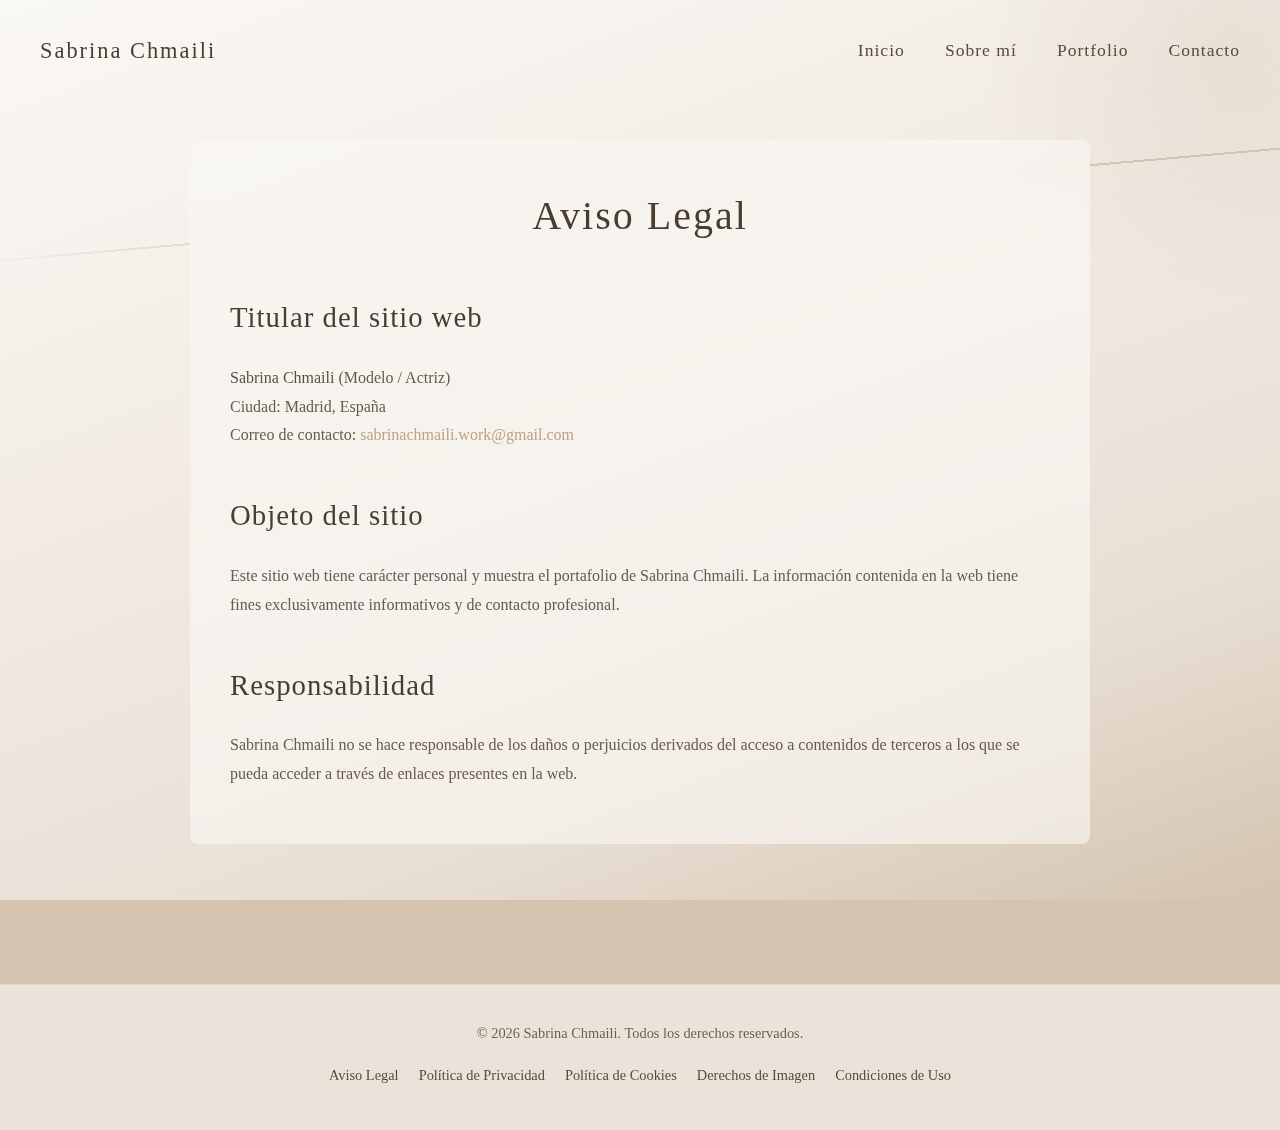
<file: aviso-legal.html>
<!DOCTYPE html>
<html lang="es">
<head>
    <meta charset="UTF-8">
    <meta name="viewport" content="width=device-width, initial-scale=1.0">
    <title>Aviso Legal</title>
    <link rel="stylesheet" href="styles.css">
</head>
<body>
    <!-- Navegación principal -->
    <nav class="navigation">
        <a href="index.html" class="nav-logo">Sabrina Chmaili</a>
        <div class="nav-links">
            <a href="index.html" class="nav-link">Inicio</a>
            <a href="sobre-mi.html" class="nav-link">Sobre mí</a>
            <a href="portfolio.html" class="nav-link">Portfolio</a>
            <a href="contacto.html" class="nav-link">Contacto</a>
        </div>
    </nav>

    <!-- Contenido principal -->
    <main class="content page-content">
        <div class="legal-content">
            <h1>Aviso Legal</h1>
            
            <h2>Titular del sitio web</h2>
            <p>
                <strong>Sabrina Chmaili</strong> (Modelo / Actriz)<br>
                Ciudad: Madrid, España<br>
                Correo de contacto: <a href="mailto:sabrinachmaili.work@gmail.com">sabrinachmaili.work@gmail.com</a>
            </p>

            <h2>Objeto del sitio</h2>
            <p>
                Este sitio web tiene carácter personal y muestra el portafolio de Sabrina Chmaili. La información contenida en la web tiene fines exclusivamente informativos y de contacto profesional.
            </p>

            <h2>Responsabilidad</h2>
            <p>
                Sabrina Chmaili no se hace responsable de los daños o perjuicios derivados del acceso a contenidos de terceros a los que se pueda acceder a través de enlaces presentes en la web.
            </p>
        </div>
    </main>

    <!-- Footer -->
    <footer class="footer">
        <div class="footer-content">
            <p>&copy; 2026 Sabrina Chmaili. Todos los derechos reservados.</p>
            <div class="footer-links">
                <a href="aviso-legal.html">Aviso Legal</a>
                <a href="politica-privacidad.html">Política de Privacidad</a>
                <a href="politica-cookies.html">Política de Cookies</a>
                <a href="derechos-imagen.html">Derechos de Imagen</a>
                <a href="condiciones-uso.html">Condiciones de Uso</a>
            </div>
        </div>
    </footer>

    <!-- Script para navbar con scroll -->
    <script>
    (function() {
        const navigation = document.querySelector('.navigation');
        if (!navigation) return;

        function handleScroll() {
            if (window.scrollY > 50) {
                navigation.classList.add('scrolled');
            } else {
                navigation.classList.remove('scrolled');
            }
        }

        window.addEventListener('scroll', handleScroll);
        handleScroll();
    })();
    </script>
</body>
</html>
</file>
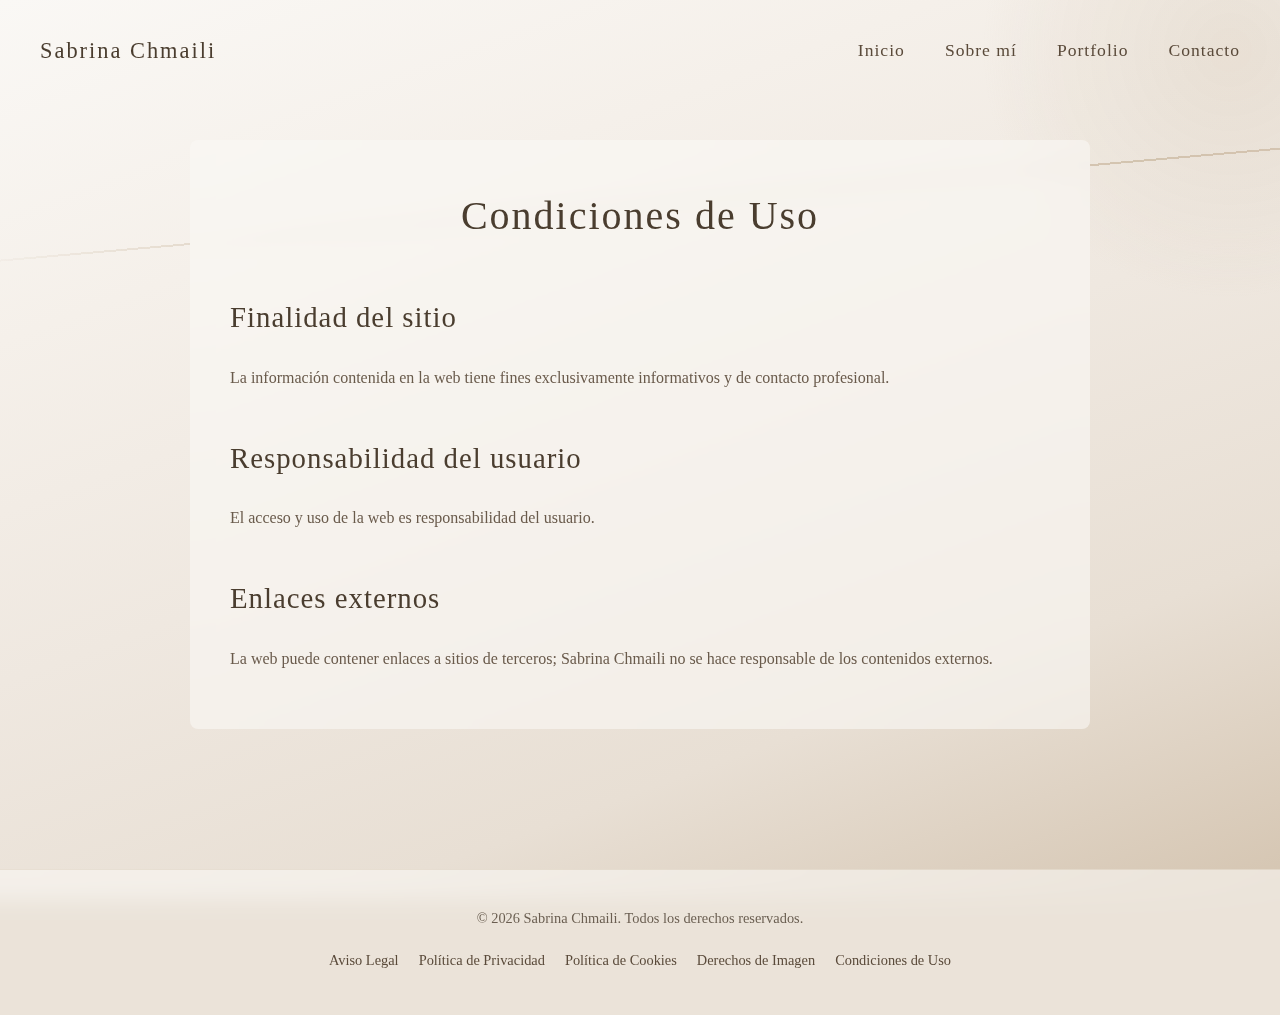
<file: condiciones-uso.html>
<!DOCTYPE html>
<html lang="es">
<head>
    <meta charset="UTF-8">
    <meta name="viewport" content="width=device-width, initial-scale=1.0">
    <title>Condiciones de Uso</title>
    <link rel="stylesheet" href="styles.css">
</head>
<body>
    <!-- Navegación principal -->
    <nav class="navigation">
        <a href="index.html" class="nav-logo">Sabrina Chmaili</a>
        <div class="nav-links">
            <a href="index.html" class="nav-link">Inicio</a>
            <a href="sobre-mi.html" class="nav-link">Sobre mí</a>
            <a href="portfolio.html" class="nav-link">Portfolio</a>
            <a href="contacto.html" class="nav-link">Contacto</a>
        </div>
    </nav>

    <!-- Contenido principal -->
    <main class="content page-content">
        <div class="legal-content">
            <h1>Condiciones de Uso</h1>
            
            <h2>Finalidad del sitio</h2>
            <p>
                La información contenida en la web tiene fines exclusivamente informativos y de contacto profesional.
            </p>

            <h2>Responsabilidad del usuario</h2>
            <p>
                El acceso y uso de la web es responsabilidad del usuario.
            </p>

            <h2>Enlaces externos</h2>
            <p>
                La web puede contener enlaces a sitios de terceros; Sabrina Chmaili no se hace responsable de los contenidos externos.
            </p>
        </div>
    </main>

    <!-- Footer -->
    <footer class="footer">
        <div class="footer-content">
            <p>&copy; 2026 Sabrina Chmaili. Todos los derechos reservados.</p>
            <div class="footer-links">
                <a href="aviso-legal.html">Aviso Legal</a>
                <a href="politica-privacidad.html">Política de Privacidad</a>
                <a href="politica-cookies.html">Política de Cookies</a>
                <a href="derechos-imagen.html">Derechos de Imagen</a>
                <a href="condiciones-uso.html">Condiciones de Uso</a>
            </div>
        </div>
    </footer>

    <!-- Script para navbar con scroll -->
    <script>
    (function() {
        const navigation = document.querySelector('.navigation');
        if (!navigation) return;

        function handleScroll() {
            if (window.scrollY > 50) {
                navigation.classList.add('scrolled');
            } else {
                navigation.classList.remove('scrolled');
            }
        }

        window.addEventListener('scroll', handleScroll);
        handleScroll();
    })();
    </script>
</body>
</html>
</file>
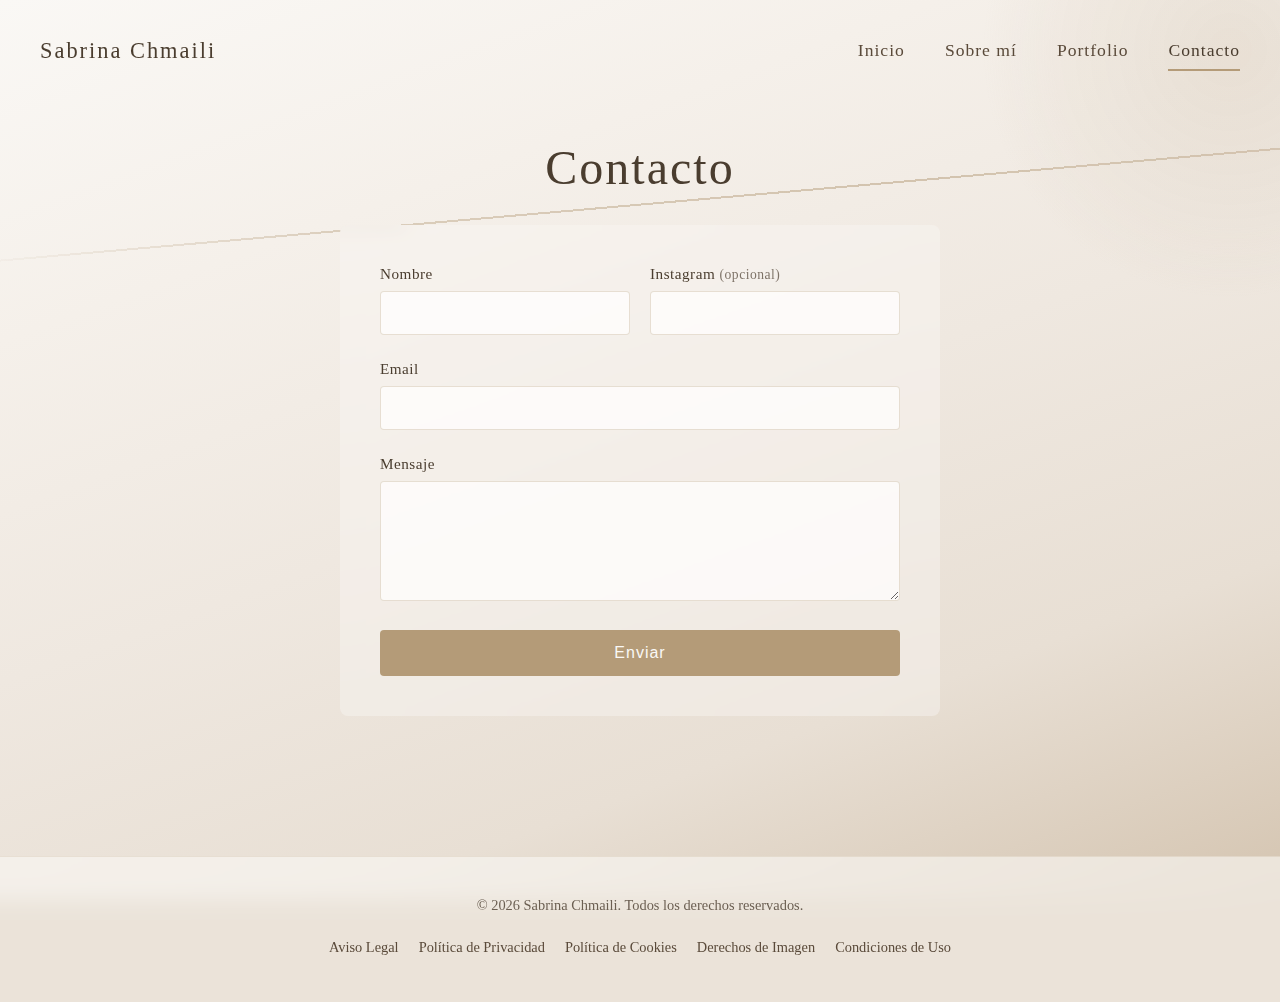
<file: contacto.html>
<!DOCTYPE html>
<html lang="es">
<head>
    <meta charset="UTF-8">
    <meta name="viewport" content="width=device-width, initial-scale=1.0">
    <title>Contacto</title>
    <link rel="stylesheet" href="styles.css">
</head>
<body>
    <!-- Navegación principal -->
    <nav class="navigation">
        <a href="index.html" class="nav-logo">Sabrina Chmaili</a>
        <div class="nav-links">
            <a href="index.html" class="nav-link">Inicio</a>
            <a href="sobre-mi.html" class="nav-link">Sobre mí</a>
            <a href="portfolio.html" class="nav-link">Portfolio</a>
            <a href="contacto.html" class="nav-link active">Contacto</a>
        </div>
    </nav>

    <!-- Contenido principal -->
    <main class="content page-content">
        <h1>Contacto</h1>
        <section class="contact-section">
            <form class="contact-form" action="#" method="post">
                <div class="form-row">
                    <div class="form-group form-group-half">
                        <label for="nombre">Nombre</label>
                        <input type="text" id="nombre" name="nombre" required>
                    </div>
                    <div class="form-group form-group-half">
                        <label for="instagram">Instagram <span class="optional">(opcional)</span></label>
                        <input type="text" id="instagram" name="instagram">
                    </div>
                </div>
                <div class="form-group">
                    <label for="email">Email</label>
                    <input type="email" id="email" name="email" required>
                </div>
                <div class="form-group">
                    <label for="mensaje">Mensaje</label>
                    <textarea id="mensaje" name="mensaje" rows="5" required></textarea>
                </div>
                <button type="submit" class="submit-btn">Enviar</button>
            </form>
        </section>
    </main>

    <!-- Footer -->
    <footer class="footer">
        <div class="footer-content">
            <p>&copy; 2026 Sabrina Chmaili. Todos los derechos reservados.</p>
            <div class="footer-links">
                <a href="aviso-legal.html">Aviso Legal</a>
                <a href="politica-privacidad.html">Política de Privacidad</a>
                <a href="politica-cookies.html">Política de Cookies</a>
                <a href="derechos-imagen.html">Derechos de Imagen</a>
                <a href="condiciones-uso.html">Condiciones de Uso</a>
            </div>
        </div>
    </footer>

    <!-- Script para navbar con scroll -->
    <script>
    (function() {
        const navigation = document.querySelector('.navigation');
        if (!navigation) return;

        function handleScroll() {
            // Añadir clase 'scrolled' cuando el scroll sea mayor a 50px
            // Puedes ajustar este valor (50) para cambiar el punto de inicio del fade
            if (window.scrollY > 50) {
                navigation.classList.add('scrolled');
            } else {
                navigation.classList.remove('scrolled');
            }
        }

        // Ejecutar al cargar y al hacer scroll
        window.addEventListener('scroll', handleScroll);
        handleScroll(); // Verificar estado inicial
    })();
    </script>
</body>
</html>
</file>
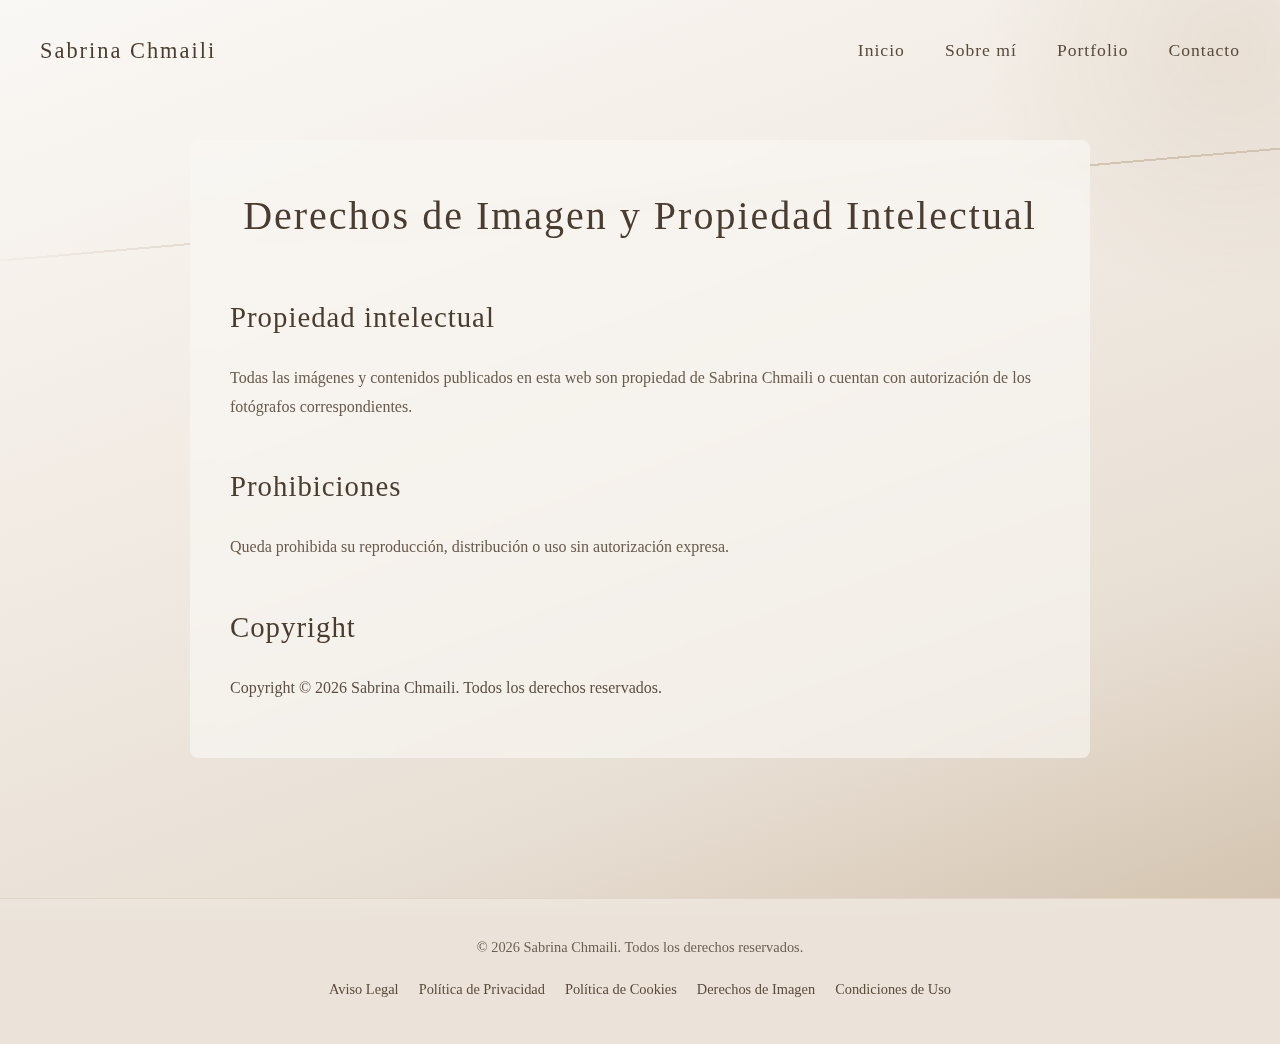
<file: derechos-imagen.html>
<!DOCTYPE html>
<html lang="es">
<head>
    <meta charset="UTF-8">
    <meta name="viewport" content="width=device-width, initial-scale=1.0">
    <title>Derechos de Imagen y Propiedad Intelectual</title>
    <link rel="stylesheet" href="styles.css">
</head>
<body>
    <!-- Navegación principal -->
    <nav class="navigation">
        <a href="index.html" class="nav-logo">Sabrina Chmaili</a>
        <div class="nav-links">
            <a href="index.html" class="nav-link">Inicio</a>
            <a href="sobre-mi.html" class="nav-link">Sobre mí</a>
            <a href="portfolio.html" class="nav-link">Portfolio</a>
            <a href="contacto.html" class="nav-link">Contacto</a>
        </div>
    </nav>

    <!-- Contenido principal -->
    <main class="content page-content">
        <div class="legal-content">
            <h1>Derechos de Imagen y Propiedad Intelectual</h1>
            
            <h2>Propiedad intelectual</h2>
            <p>
                Todas las imágenes y contenidos publicados en esta web son propiedad de Sabrina Chmaili o cuentan con autorización de los fotógrafos correspondientes.
            </p>

            <h2>Prohibiciones</h2>
            <p>
                Queda prohibida su reproducción, distribución o uso sin autorización expresa.
            </p>

            <h2>Copyright</h2>
            <p>
                <strong>Copyright © 2026 Sabrina Chmaili. Todos los derechos reservados.</strong>
            </p>
        </div>
    </main>

    <!-- Footer -->
    <footer class="footer">
        <div class="footer-content">
            <p>&copy; 2026 Sabrina Chmaili. Todos los derechos reservados.</p>
            <div class="footer-links">
                <a href="aviso-legal.html">Aviso Legal</a>
                <a href="politica-privacidad.html">Política de Privacidad</a>
                <a href="politica-cookies.html">Política de Cookies</a>
                <a href="derechos-imagen.html">Derechos de Imagen</a>
                <a href="condiciones-uso.html">Condiciones de Uso</a>
            </div>
        </div>
    </footer>

    <!-- Script para navbar con scroll -->
    <script>
    (function() {
        const navigation = document.querySelector('.navigation');
        if (!navigation) return;

        function handleScroll() {
            if (window.scrollY > 50) {
                navigation.classList.add('scrolled');
            } else {
                navigation.classList.remove('scrolled');
            }
        }

        window.addEventListener('scroll', handleScroll);
        handleScroll();
    })();
    </script>
</body>
</html>
</file>
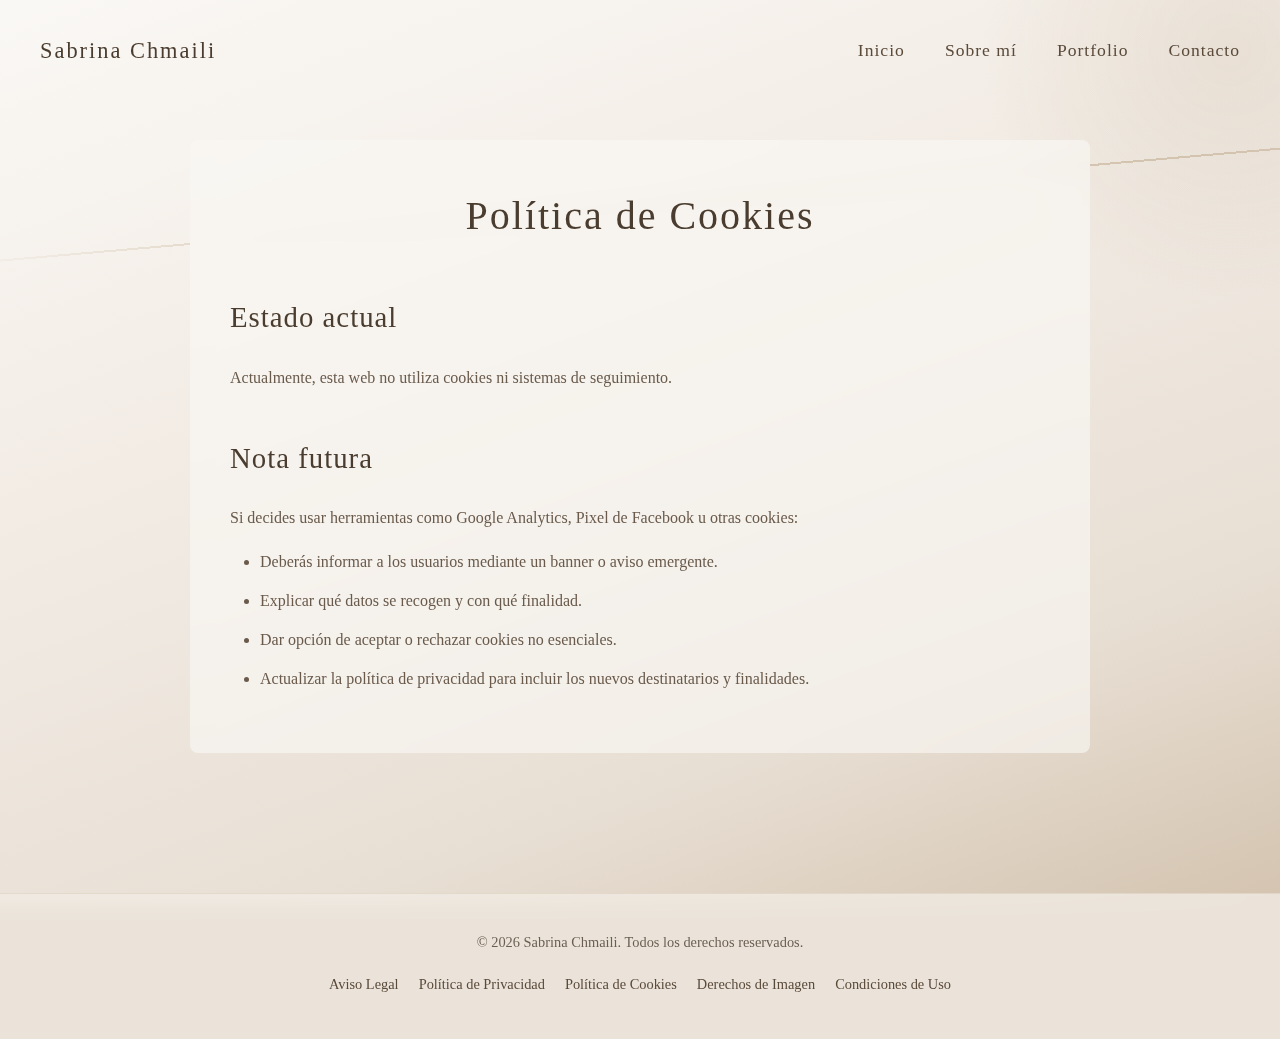
<file: politica-cookies.html>
<!DOCTYPE html>
<html lang="es">
<head>
    <meta charset="UTF-8">
    <meta name="viewport" content="width=device-width, initial-scale=1.0">
    <title>Política de Cookies</title>
    <link rel="stylesheet" href="styles.css">
</head>
<body>
    <!-- Navegación principal -->
    <nav class="navigation">
        <a href="index.html" class="nav-logo">Sabrina Chmaili</a>
        <div class="nav-links">
            <a href="index.html" class="nav-link">Inicio</a>
            <a href="sobre-mi.html" class="nav-link">Sobre mí</a>
            <a href="portfolio.html" class="nav-link">Portfolio</a>
            <a href="contacto.html" class="nav-link">Contacto</a>
        </div>
    </nav>

    <!-- Contenido principal -->
    <main class="content page-content">
        <div class="legal-content">
            <h1>Política de Cookies</h1>
            
            <h2>Estado actual</h2>
            <p>
                Actualmente, esta web no utiliza cookies ni sistemas de seguimiento.
            </p>

            <h2>Nota futura</h2>
            <p>
                Si decides usar herramientas como Google Analytics, Pixel de Facebook u otras cookies:
            </p>
            <ul>
                <li>Deberás informar a los usuarios mediante un banner o aviso emergente.</li>
                <li>Explicar qué datos se recogen y con qué finalidad.</li>
                <li>Dar opción de aceptar o rechazar cookies no esenciales.</li>
                <li>Actualizar la política de privacidad para incluir los nuevos destinatarios y finalidades.</li>
            </ul>
        </div>
    </main>

    <!-- Footer -->
    <footer class="footer">
        <div class="footer-content">
            <p>&copy; 2026 Sabrina Chmaili. Todos los derechos reservados.</p>
            <div class="footer-links">
                <a href="aviso-legal.html">Aviso Legal</a>
                <a href="politica-privacidad.html">Política de Privacidad</a>
                <a href="politica-cookies.html">Política de Cookies</a>
                <a href="derechos-imagen.html">Derechos de Imagen</a>
                <a href="condiciones-uso.html">Condiciones de Uso</a>
            </div>
        </div>
    </footer>

    <!-- Script para navbar con scroll -->
    <script>
    (function() {
        const navigation = document.querySelector('.navigation');
        if (!navigation) return;

        function handleScroll() {
            if (window.scrollY > 50) {
                navigation.classList.add('scrolled');
            } else {
                navigation.classList.remove('scrolled');
            }
        }

        window.addEventListener('scroll', handleScroll);
        handleScroll();
    })();
    </script>
</body>
</html>
</file>
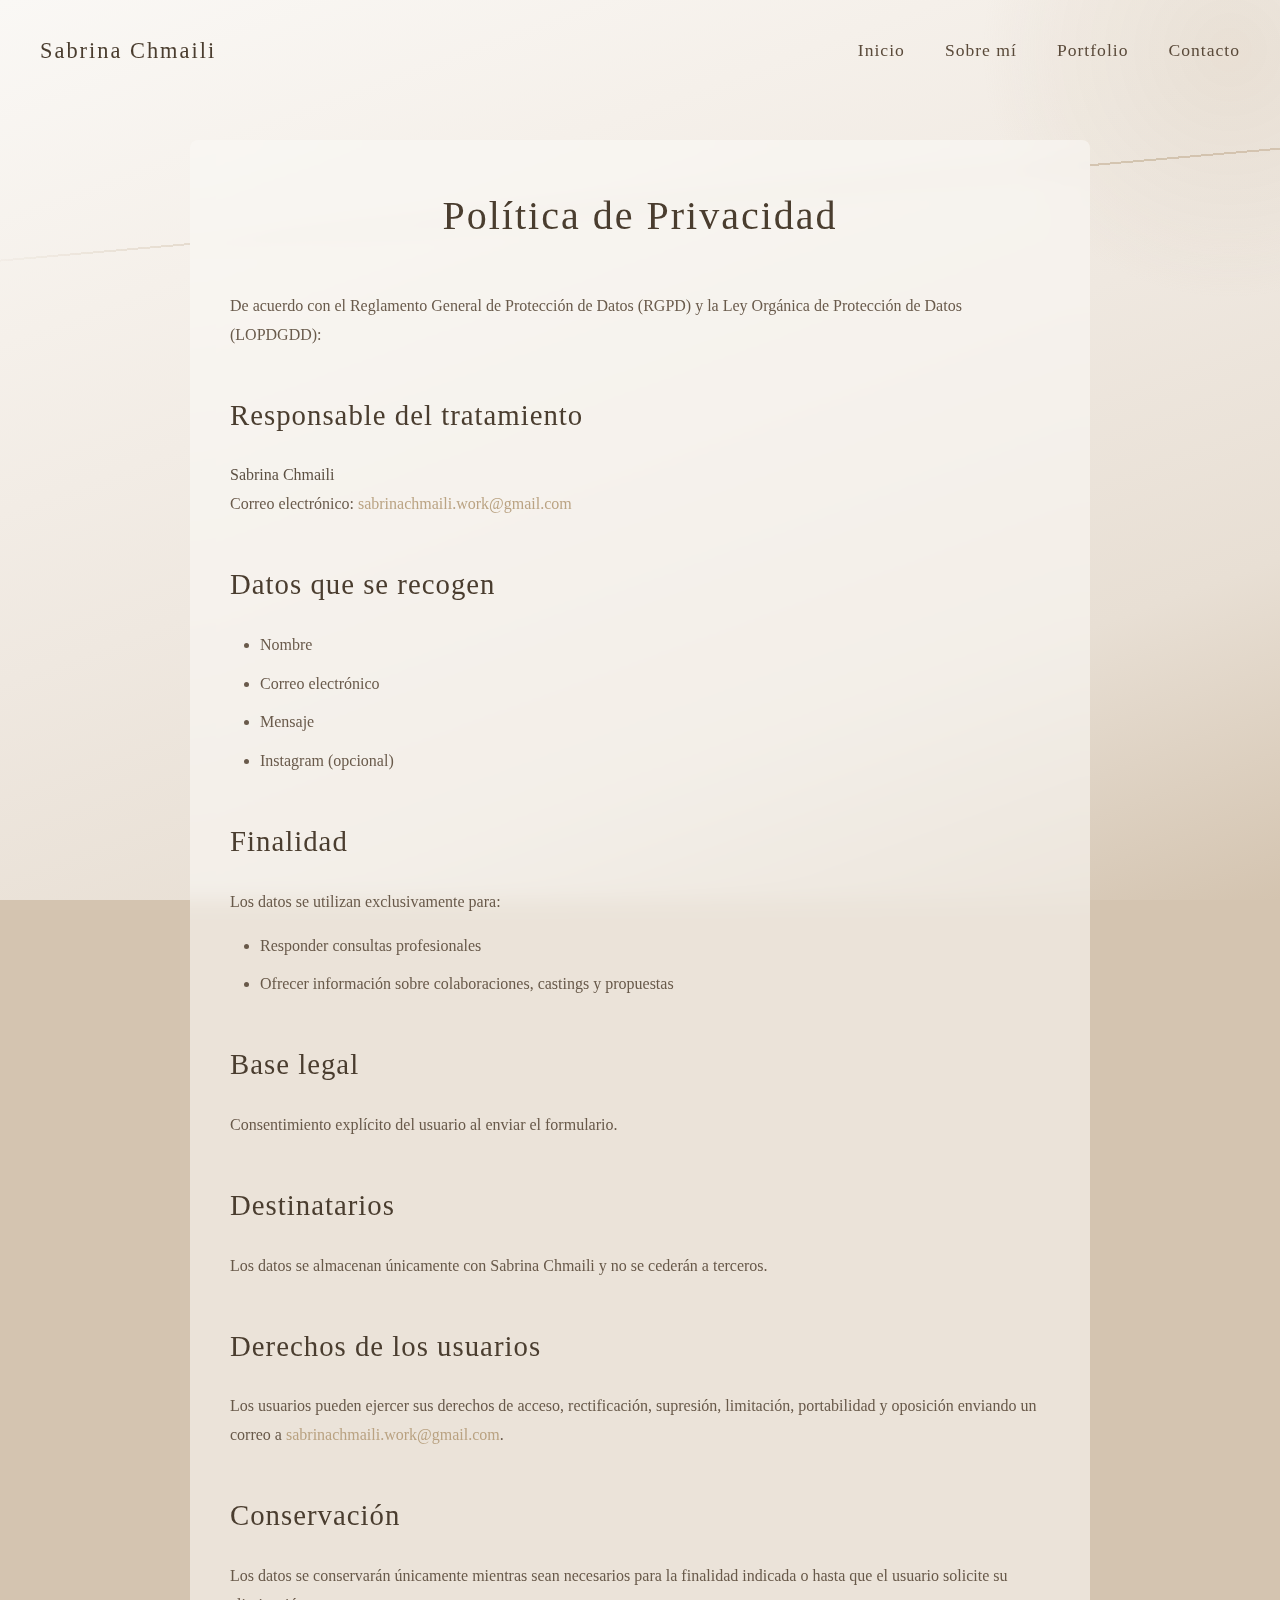
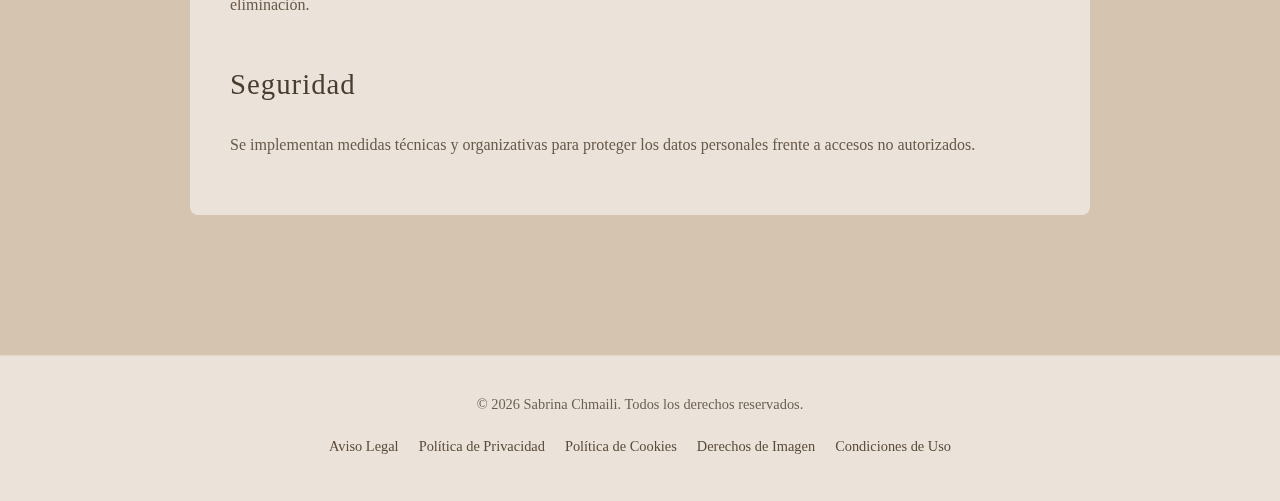
<file: politica-privacidad.html>
<!DOCTYPE html>
<html lang="es">
<head>
    <meta charset="UTF-8">
    <meta name="viewport" content="width=device-width, initial-scale=1.0">
    <title>Política de Privacidad</title>
    <link rel="stylesheet" href="styles.css">
</head>
<body>
    <!-- Navegación principal -->
    <nav class="navigation">
        <a href="index.html" class="nav-logo">Sabrina Chmaili</a>
        <div class="nav-links">
            <a href="index.html" class="nav-link">Inicio</a>
            <a href="sobre-mi.html" class="nav-link">Sobre mí</a>
            <a href="portfolio.html" class="nav-link">Portfolio</a>
            <a href="contacto.html" class="nav-link">Contacto</a>
        </div>
    </nav>

    <!-- Contenido principal -->
    <main class="content page-content">
        <div class="legal-content">
            <h1>Política de Privacidad</h1>
            
            <p>
                De acuerdo con el Reglamento General de Protección de Datos (RGPD) y la Ley Orgánica de Protección de Datos (LOPDGDD):
            </p>

            <h2>Responsable del tratamiento</h2>
            <p>
                <strong>Sabrina Chmaili</strong><br>
                Correo electrónico: <a href="mailto:sabrinachmaili.work@gmail.com">sabrinachmaili.work@gmail.com</a>
            </p>

            <h2>Datos que se recogen</h2>
            <ul>
                <li>Nombre</li>
                <li>Correo electrónico</li>
                <li>Mensaje</li>
                <li>Instagram (opcional)</li>
            </ul>

            <h2>Finalidad</h2>
            <p>
                Los datos se utilizan exclusivamente para:
            </p>
            <ul>
                <li>Responder consultas profesionales</li>
                <li>Ofrecer información sobre colaboraciones, castings y propuestas</li>
            </ul>

            <h2>Base legal</h2>
            <p>
                Consentimiento explícito del usuario al enviar el formulario.
            </p>

            <h2>Destinatarios</h2>
            <p>
                Los datos se almacenan únicamente con Sabrina Chmaili y no se cederán a terceros.
            </p>

            <h2>Derechos de los usuarios</h2>
            <p>
                Los usuarios pueden ejercer sus derechos de acceso, rectificación, supresión, limitación, portabilidad y oposición enviando un correo a <a href="mailto:sabrinachmaili.work@gmail.com">sabrinachmaili.work@gmail.com</a>.
            </p>

            <h2>Conservación</h2>
            <p>
                Los datos se conservarán únicamente mientras sean necesarios para la finalidad indicada o hasta que el usuario solicite su eliminación.
            </p>

            <h2>Seguridad</h2>
            <p>
                Se implementan medidas técnicas y organizativas para proteger los datos personales frente a accesos no autorizados.
            </p>
        </div>
    </main>

    <!-- Footer -->
    <footer class="footer">
        <div class="footer-content">
            <p>&copy; 2026 Sabrina Chmaili. Todos los derechos reservados.</p>
            <div class="footer-links">
                <a href="aviso-legal.html">Aviso Legal</a>
                <a href="politica-privacidad.html">Política de Privacidad</a>
                <a href="politica-cookies.html">Política de Cookies</a>
                <a href="derechos-imagen.html">Derechos de Imagen</a>
                <a href="condiciones-uso.html">Condiciones de Uso</a>
            </div>
        </div>
    </footer>

    <!-- Script para navbar con scroll -->
    <script>
    (function() {
        const navigation = document.querySelector('.navigation');
        if (!navigation) return;

        function handleScroll() {
            if (window.scrollY > 50) {
                navigation.classList.add('scrolled');
            } else {
                navigation.classList.remove('scrolled');
            }
        }

        window.addEventListener('scroll', handleScroll);
        handleScroll();
    })();
    </script>
</body>
</html>
</file>
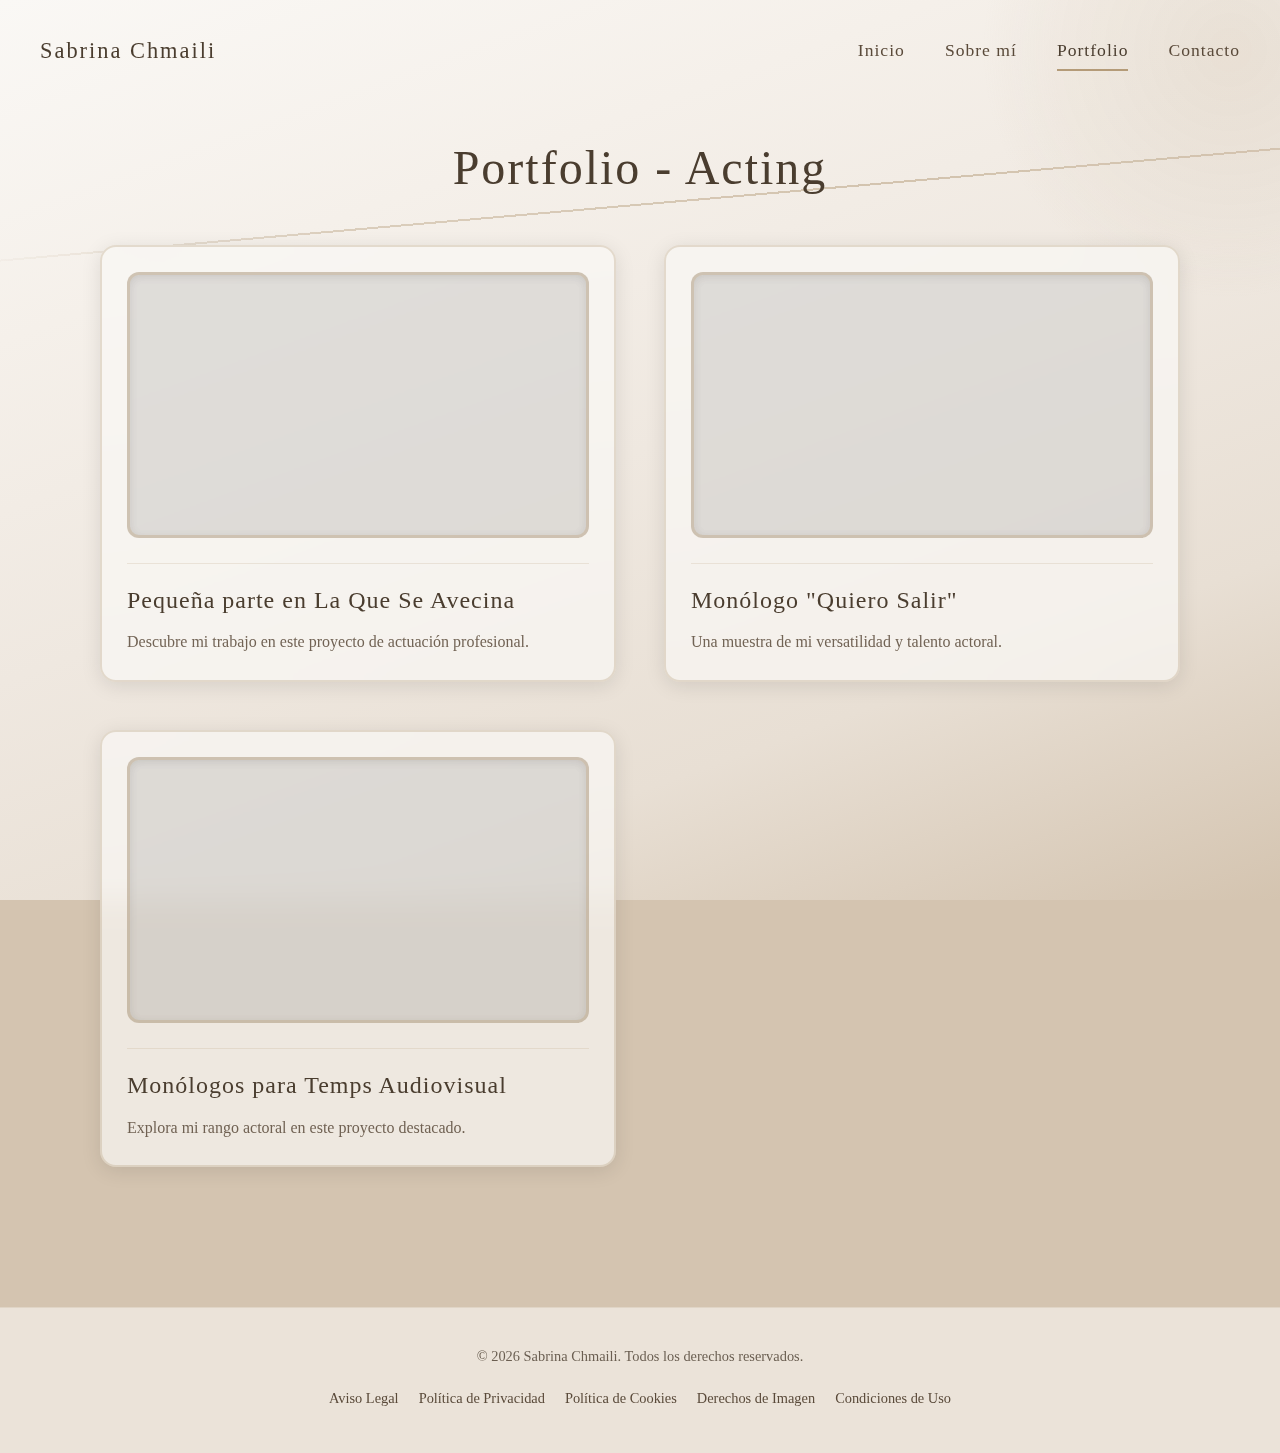
<file: portfolio-acting.html>
<!DOCTYPE html>
<html lang="es">
<head>
    <meta charset="UTF-8">
    <meta name="viewport" content="width=device-width, initial-scale=1.0">
    <title>Portfolio - Acting</title>
    <link rel="stylesheet" href="styles.css">
</head>
<body>
    <!-- Navegación principal -->
    <nav class="navigation">
        <a href="index.html" class="nav-logo">Sabrina Chmaili</a>
        <div class="nav-links">
            <a href="index.html" class="nav-link">Inicio</a>
            <a href="sobre-mi.html" class="nav-link">Sobre mí</a>
            <a href="portfolio.html" class="nav-link active">Portfolio</a>
            <a href="contacto.html" class="nav-link">Contacto</a>
        </div>
    </nav>

    <!-- Contenido principal -->
    <main class="content page-content">
        <h1>Portfolio - Acting</h1>
        
        <!-- Sección de Videos -->
        <div class="portfolio-videos">
            <!-- Video 1 -->
            <div class="video-card">
                <div class="video-wrapper">
                    <iframe 
                        src="https://www.youtube.com/embed/Ztjeo3NBg50" 
                        title="YouTube video player" 
                        frameborder="0" 
                        allow="accelerometer; autoplay; clipboard-write; encrypted-media; gyroscope; picture-in-picture; web-share" 
                        allowfullscreen>
                    </iframe>
                </div>
                <div class="video-info">
                    <h3 class="video-title">Pequeña parte en La Que Se Avecina</h3>
                    <p class="video-description">Descubre mi trabajo en este proyecto de actuación profesional.</p>
                </div>
            </div>
            
            <!-- Video 2 -->
            <div class="video-card">
                <div class="video-wrapper">
                    <iframe 
                        src="https://www.youtube.com/embed/qyBZ0GFaJ5o" 
                        title="YouTube video player" 
                        frameborder="0" 
                        allow="accelerometer; autoplay; clipboard-write; encrypted-media; gyroscope; picture-in-picture; web-share" 
                        allowfullscreen>
                    </iframe>
                </div>
                <div class="video-info">
                    <h3 class="video-title">Monólogo "Quiero Salir"</h3>
                    <p class="video-description">Una muestra de mi versatilidad y talento actoral.</p>
                </div>
            </div>
            
            <!-- Video 3 -->
            <div class="video-card">
                <div class="video-wrapper">
                    <iframe 
                        src="https://www.youtube.com/embed/_WEXtKmalA8" 
                        title="YouTube video player" 
                        frameborder="0" 
                        allow="accelerometer; autoplay; clipboard-write; encrypted-media; gyroscope; picture-in-picture; web-share" 
                        allowfullscreen>
                    </iframe>
                </div>
                <div class="video-info">
                    <h3 class="video-title">Monólogos para Temps Audiovisual</h3>
                    <p class="video-description">Explora mi rango actoral en este proyecto destacado.</p>
                </div>
            </div>
        </div>
    </main>

    <!-- Footer -->
    <footer class="footer">
        <div class="footer-content">
            <p>&copy; 2026 Sabrina Chmaili. Todos los derechos reservados.</p>
            <div class="footer-links">
                <a href="aviso-legal.html">Aviso Legal</a>
                <a href="politica-privacidad.html">Política de Privacidad</a>
                <a href="politica-cookies.html">Política de Cookies</a>
                <a href="derechos-imagen.html">Derechos de Imagen</a>
                <a href="condiciones-uso.html">Condiciones de Uso</a>
            </div>
        </div>
    </footer>

    <!-- Script para navbar con scroll -->
    <script>
    (function() {
        const navigation = document.querySelector('.navigation');
        if (!navigation) return;

        function handleScroll() {
            // Añadir clase 'scrolled' cuando el scroll sea mayor a 50px
            // Puedes ajustar este valor (50) para cambiar el punto de inicio del fade
            if (window.scrollY > 50) {
                navigation.classList.add('scrolled');
            } else {
                navigation.classList.remove('scrolled');
            }
        }

        // Ejecutar al cargar y al hacer scroll
        window.addEventListener('scroll', handleScroll);
        handleScroll(); // Verificar estado inicial
    })();
    </script>
</body>
</html>
</file>
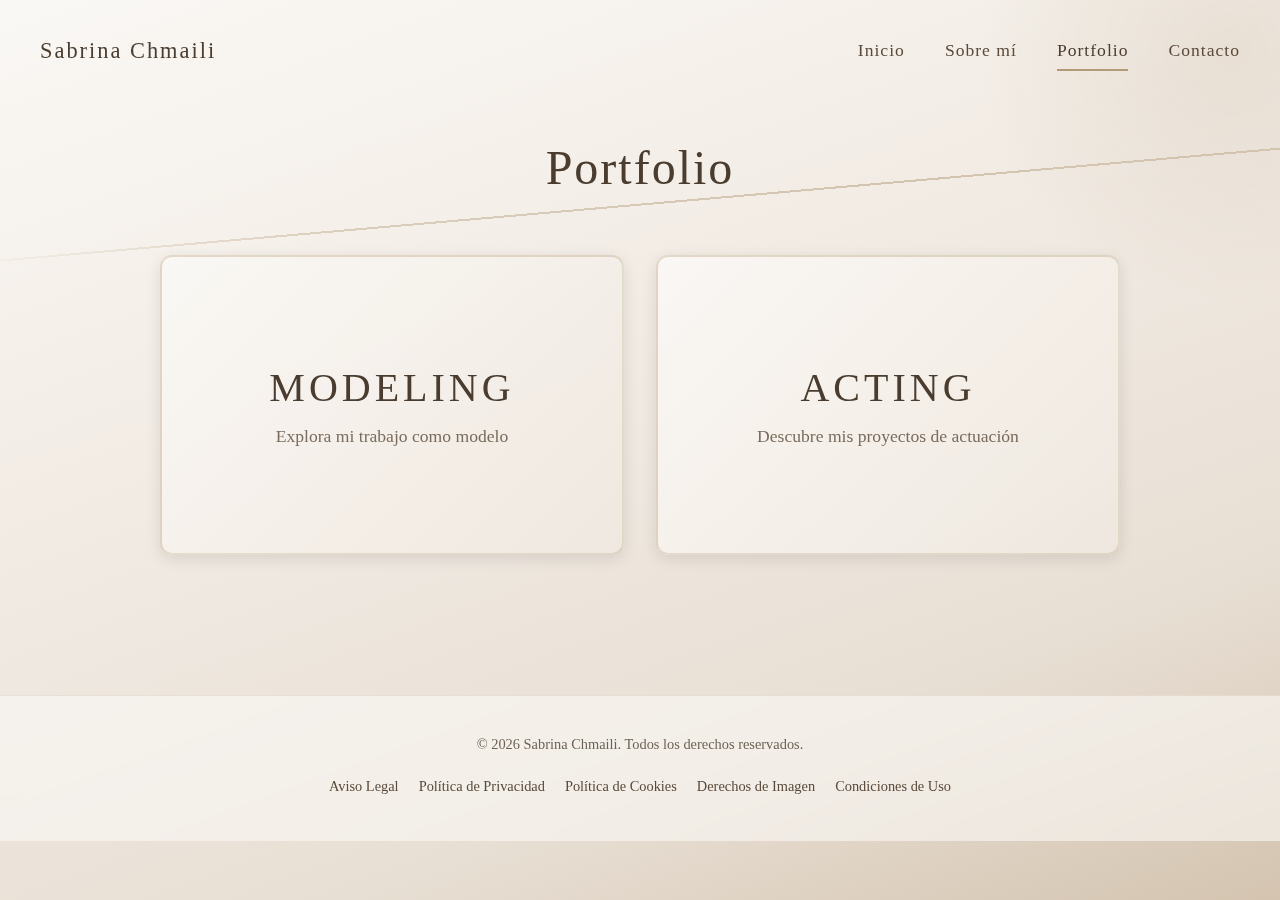
<file: portfolio.html>
<!DOCTYPE html>
<html lang="es">
<head>
    <meta charset="UTF-8">
    <meta name="viewport" content="width=device-width, initial-scale=1.0">
    <title>Portfolio</title>
    <link rel="stylesheet" href="styles.css">
</head>
<body>
    <!-- Navegación principal -->
    <nav class="navigation">
        <a href="index.html" class="nav-logo">Sabrina Chmaili</a>
        <div class="nav-links">
            <a href="index.html" class="nav-link">Inicio</a>
            <a href="sobre-mi.html" class="nav-link">Sobre mí</a>
            <a href="portfolio.html" class="nav-link active">Portfolio</a>
            <a href="contacto.html" class="nav-link">Contacto</a>
        </div>
    </nav>

    <!-- Contenido principal -->
    <main class="content page-content">
        <h1>Portfolio</h1>
        
        <!-- Tarjetas de selección -->
        <div class="portfolio-categories">
            <a href="portfolio-modeling.html" class="portfolio-category-card">
                <div class="category-card-content">
                    <h2>MODELING</h2>
                    <p>Explora mi trabajo como modelo</p>
                </div>
            </a>
            <a href="portfolio-acting.html" class="portfolio-category-card">
                <div class="category-card-content">
                    <h2>ACTING</h2>
                    <p>Descubre mis proyectos de actuación</p>
                </div>
            </a>
        </div>
    </main>

    <!-- Footer -->
    <footer class="footer">
        <div class="footer-content">
            <p>&copy; 2026 Sabrina Chmaili. Todos los derechos reservados.</p>
            <div class="footer-links">
                <a href="aviso-legal.html">Aviso Legal</a>
                <a href="politica-privacidad.html">Política de Privacidad</a>
                <a href="politica-cookies.html">Política de Cookies</a>
                <a href="derechos-imagen.html">Derechos de Imagen</a>
                <a href="condiciones-uso.html">Condiciones de Uso</a>
            </div>
        </div>
    </footer>

    <!-- Script para navbar con scroll -->
    <script>
    (function() {
        const navigation = document.querySelector('.navigation');
        if (!navigation) return;

        function handleScroll() {
            // Añadir clase 'scrolled' cuando el scroll sea mayor a 50px
            // Puedes ajustar este valor (50) para cambiar el punto de inicio del fade
            if (window.scrollY > 50) {
                navigation.classList.add('scrolled');
            } else {
                navigation.classList.remove('scrolled');
            }
        }

        // Ejecutar al cargar y al hacer scroll
        window.addEventListener('scroll', handleScroll);
        handleScroll(); // Verificar estado inicial
    })();
    </script>
</body>
</html>
</file>
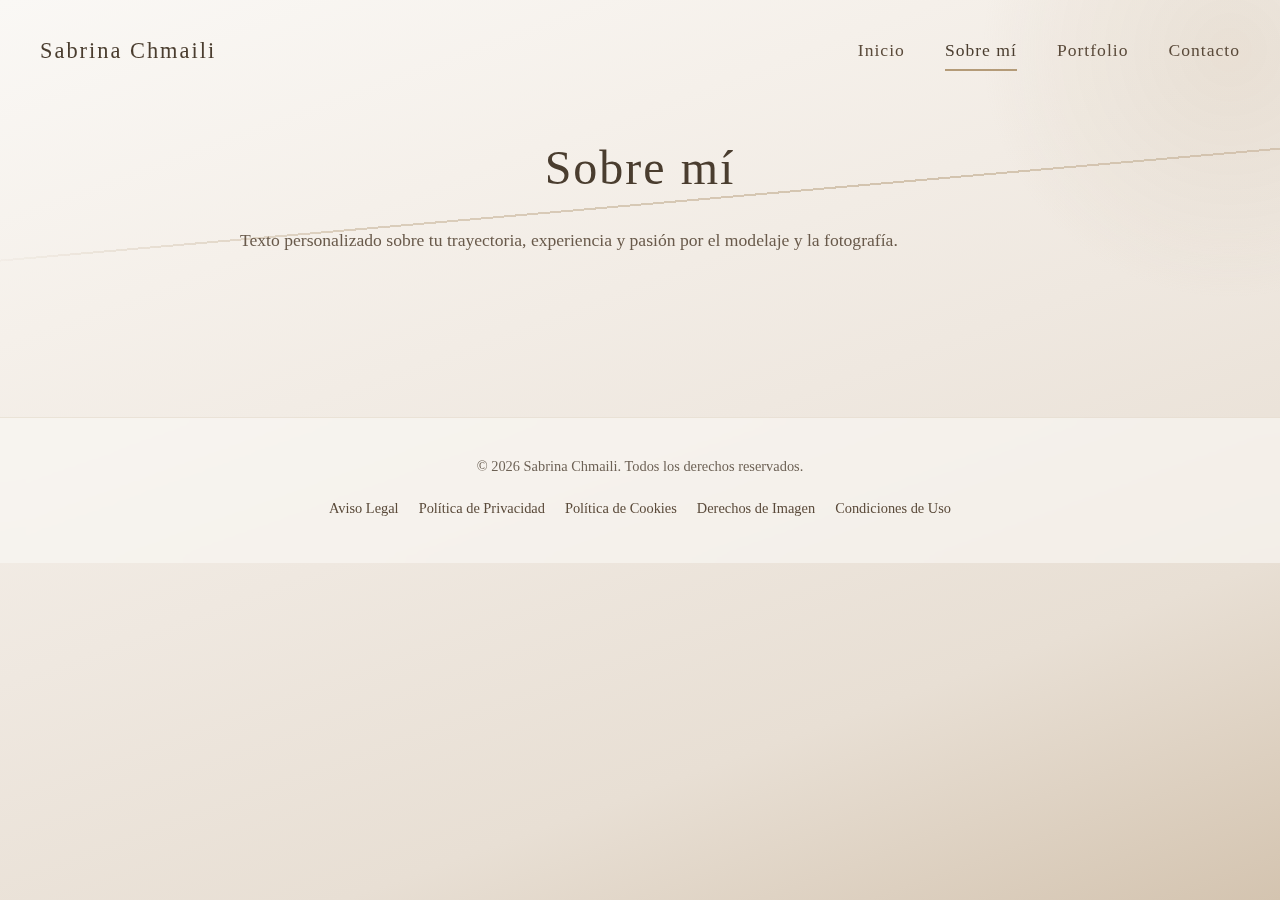
<file: sobre-mi.html>
<!DOCTYPE html>
<html lang="es">
<head>
    <meta charset="UTF-8">
    <meta name="viewport" content="width=device-width, initial-scale=1.0">
    <title>Sobre mí</title>
    <link rel="stylesheet" href="styles.css">
</head>
<body>
    <!-- Navegación principal -->
    <nav class="navigation">
        <a href="index.html" class="nav-logo">Sabrina Chmaili</a>
        <div class="nav-links">
            <a href="index.html" class="nav-link">Inicio</a>
            <a href="sobre-mi.html" class="nav-link active">Sobre mí</a>
            <a href="portfolio.html" class="nav-link">Portfolio</a>
            <a href="contacto.html" class="nav-link">Contacto</a>
        </div>
    </nav>

    <!-- Contenido principal -->
    <main class="content page-content">
        <h1>Sobre mí</h1>
        <section class="text-section">
            <p>Texto personalizado sobre tu trayectoria, experiencia y pasión por el modelaje y la fotografía.</p>
        </section>
    </main>

    <!-- Footer -->
    <footer class="footer">
        <div class="footer-content">
            <p>&copy; 2026 Sabrina Chmaili. Todos los derechos reservados.</p>
            <div class="footer-links">
                <a href="aviso-legal.html">Aviso Legal</a>
                <a href="politica-privacidad.html">Política de Privacidad</a>
                <a href="politica-cookies.html">Política de Cookies</a>
                <a href="derechos-imagen.html">Derechos de Imagen</a>
                <a href="condiciones-uso.html">Condiciones de Uso</a>
            </div>
        </div>
    </footer>

    <!-- Script para navbar con scroll -->
    <script>
    (function() {
        const navigation = document.querySelector('.navigation');
        if (!navigation) return;

        function handleScroll() {
            // Añadir clase 'scrolled' cuando el scroll sea mayor a 50px
            // Puedes ajustar este valor (50) para cambiar el punto de inicio del fade
            if (window.scrollY > 50) {
                navigation.classList.add('scrolled');
            } else {
                navigation.classList.remove('scrolled');
            }
        }

        // Ejecutar al cargar y al hacer scroll
        window.addEventListener('scroll', handleScroll);
        handleScroll(); // Verificar estado inicial
    })();
    </script>
</body>
</html>
</file>
<file: styles.css>
/* ============================================
   RESET Y CONFIGURACIÓN BASE
   ============================================ */

* {
    margin: 0;
    padding: 0;
    box-sizing: border-box;
}

/* ============================================
   VARIABLES CSS
   ============================================ */

:root {
    --color-bg: #faf8f5;
    --color-primary: #b49b78;
    --color-text: #5a4a3a;
}

/* ============================================
   BACKGROUND PRINCIPAL DEL BODY
   ============================================ */

body {
    /* Color base sólido como respaldo */
    background-color: #d4c4b0;
    
    /* Gradiente lineal principal con ángulo 160deg */
    background-image: linear-gradient(
        160deg,
        #faf8f5 0%,      /* Muy claro - inicio */
        #f5f0ea 25%,     /* Claro - primera parada */
        #efe8e0 50%,     /* Medio-claro - segunda parada */
        #e8dfd4 75%,     /* Medio - tercera parada */
        #d4c4b0 100%     /* Base - final */
    );
    
    /* Fijar el background para efecto parallax */
    background-attachment: fixed;
    
    /* Cubrir toda la pantalla */
    background-size: cover;
    
    /* Centrar el background */
    background-position: center;
    
    /* Asegurar altura mínima */
    min-height: 100vh;
}

/* ============================================
   ELEMENTOS DECORATIVOS SUTILES
   ============================================ */

/* Línea decorativa diagonal */
body::before {
    content: '';
    position: fixed;
    top: 20%;
    left: -50px;
    width: 150%;
    height: 2px;
    
    /* Gradiente horizontal con transparencia */
    background: linear-gradient(
        to right,
        transparent,
        rgba(180, 155, 120, 0.4) 20%,
        rgba(180, 155, 120, 0.5) 50%,
        rgba(180, 155, 120, 0.4) 80%,
        transparent
    );
    
    /* Rotación sutil de -5deg */
    transform: rotate(-5deg);
    
    /* Colocar detrás del contenido */
    z-index: 0;
    pointer-events: none;
}

/* Círculo decorativo difuminado (superior derecha) */
body::after {
    content: '';
    position: fixed;
    top: -200px;
    right: -200px;
    width: 500px;
    height: 500px;
    
    /* Círculo con gradiente radial suave */
    background: radial-gradient(
        circle,
        rgba(180, 155, 120, 0.15) 0%,
        rgba(212, 196, 176, 0.1) 50%,
        transparent 70%
    );
    
    /* Colocar detrás del contenido */
    z-index: 0;
    pointer-events: none;
}

/* ============================================
   PÁGINA DE INICIO - BACKGROUND CON IMAGEN
   ============================================ */

body.home-page {
    /* Desactivar scroll */
    overflow: hidden;
    height: 100vh;
    
    /* Background con imagen hero - sin overlay */
    background-image: url('hero-background.jpg');
    background-color: #d4c4b0; /* Color de respaldo */
    
    /* Fijar el background */
    background-attachment: fixed;
    background-size: cover;
    background-position: center;
    background-repeat: no-repeat;
}

/* Ocultar elementos decorativos en la página de inicio */
body.home-page::before,
body.home-page::after {
    display: none;
}

/* ============================================
   NAVEGACIÓN
   ============================================ */

.navigation {
    position: fixed;
    top: 0;
    left: 0;
    width: 100%;
    z-index: 1000;
    display: flex;
    justify-content: space-between;
    align-items: center;
    padding: 30px 40px;
    flex-wrap: wrap;
    gap: 20px;
    background-color: transparent;
    transition: background-color 0.3s ease;
}

/* Navbar con fondo cuando se hace scroll */
.navigation.scrolled {
    background-color: rgba(250, 248, 245, 0.95);
    backdrop-filter: blur(10px);
    box-shadow: 0 2px 10px rgba(0, 0, 0, 0.1);
}

/* Logo/Nombre a la izquierda */
.nav-logo {
    color: #4a3d2f;
    text-decoration: none;
    font-size: 1.4rem;
    font-weight: 400;
    letter-spacing: 2px;
    padding: 8px 0;
    transition: color 0.3s ease;
}

.nav-logo:hover {
    color: #b49b78;
}

/* Contenedor de enlaces a la derecha */
.nav-links {
    display: flex;
    gap: 40px;
    align-items: center;
    flex-wrap: wrap;
}

.nav-link {
    color: #5a4a3a;
    text-decoration: none;
    font-size: 1.1rem;
    font-weight: 300;
    letter-spacing: 1px;
    padding: 8px 0;
    border-bottom: 2px solid transparent;
    transition: border-color 0.3s ease;
}

.nav-link:hover,
.nav-link.active {
    border-bottom-color: #b49b78;
    color: #4a3d2f;
}

/* ============================================
   CONTENIDO PRINCIPAL
   ============================================ */

.content {
    position: relative;
    z-index: 1;
    padding: 60px 40px;
    padding-top: 140px; /* Espacio para la navbar fija */
    max-width: 1200px;
    margin: 0 auto;
    color: #5a4a3a;
}

.content h1 {
    font-size: 3rem;
    margin-bottom: 30px;
    font-weight: 300;
    letter-spacing: 2px;
    text-align: center;
    color: #4a3d2f;
}

/* ============================================
   CONTENIDO DE PÁGINAS
   ============================================ */

.page-content {
    text-align: left;
}

.text-section {
    max-width: 800px;
    margin: 0 auto;
}

.text-section p {
    font-size: 1.1rem;
    line-height: 1.8;
    opacity: 0.9;
    margin-bottom: 20px;
}

/* ============================================
   GRID MASONRY PORTFOLIO
   ============================================ */

/* Contenedor principal del grid */
.portfolio-gallery {
    display: grid;
    grid-template-columns: repeat(4, 1fr);
    column-gap: 1.5rem;
    margin-top: 40px;
    width: 100%;
}

/* Columnas individuales - cada una es un contenedor flex */
.portfolio-gallery-column {
    display: flex;
    flex-direction: column;
}

/* Estilos para las imágenes del portfolio */
.portfolio-gallery img {
    width: 100%;
    height: auto;
    object-fit: contain;
    border-radius: 0;
    cursor: pointer;
    background: transparent; /* Sin fondo por defecto */
    display: block;
    margin-bottom: 1.5rem;
    transition: transform 0.2s ease, outline 0.2s ease; /* Reducido de 0.3s para mejor rendimiento */
    min-height: 200px; /* Altura mínima para evitar layout shifts */
    /* Optimización de rendimiento - GPU acceleration */
    will-change: transform;
    backface-visibility: hidden;
    transform: translateZ(0);
    /* Ocultar texto alternativo y iconos por defecto */
    color: transparent;
    font-size: 0;
}

/* Estado de carga - placeholder visible mientras no tiene src */
.portfolio-gallery img[data-src]:not([src]) {
    background: #2a2a2a; /* Fondo gris solo mientras carga */
    opacity: 0.5;
    /* Ocultar icono y texto del navegador */
    color: transparent;
    font-size: 0;
    text-indent: -9999px;
    /* Asegurar que no aparezca contenido */
    content: '';
    /* Ocultar cualquier icono de imagen rota */
    -webkit-user-drag: none;
}

/* Imágenes que ya tienen src cargado - sin fondo gris */
.portfolio-gallery img[src] {
    background: transparent;
    opacity: 1;
}

/* Imagen cargada - animación solo cuando carga */
.portfolio-gallery img.loaded {
    animation: fadeIn 0.3s ease-in;
}

/* Efecto hover en las imágenes */
.portfolio-gallery img:hover {
    transform: scale(1.02);
    outline: 2px solid rgba(201, 168, 130, 0.3);
    outline-offset: 4px;
}

/* Animación de aparición para las imágenes (solo cuando cargan) */
@keyframes fadeIn {
    from {
        opacity: 0;
    }
    to {
        opacity: 1;
    }
}

/* ============================================
   RESPONSIVE GRID PORTFOLIO
   ============================================ */

/* Tablet: 3 columnas */
@media (max-width: 1024px) and (min-width: 641px) {
    .portfolio-gallery {
        grid-template-columns: repeat(3, 1fr);
        column-gap: 1.25rem;
    }
    
    .portfolio-gallery img {
        margin-bottom: 1.25rem;
    }
}

/* Mobile: 2 columnas */
@media (max-width: 640px) {
    .portfolio-gallery {
        grid-template-columns: repeat(2, 1fr);
        column-gap: 1rem;
    }
    
    .portfolio-gallery img {
        margin-bottom: 1rem;
    }
}

/* ============================================
   FORMULARIO DE CONTACTO
   ============================================ */

.contact-section {
    max-width: 600px;
    margin: 0 auto;
}

.contact-form {
    background: rgba(250, 248, 245, 0.4);
    padding: 40px;
    border-radius: 8px;
    backdrop-filter: blur(10px);
}

.form-row {
    display: flex;
    gap: 20px;
    margin-bottom: 25px;
}

.form-group {
    margin-bottom: 25px;
}

.form-group-half {
    flex: 1;
    margin-bottom: 0;
}

.optional {
    font-size: 0.85rem;
    font-weight: 300;
    opacity: 0.7;
}

.form-group label {
    display: block;
    margin-bottom: 8px;
    color: #4a3d2f;
    font-weight: 400;
    font-size: 0.95rem;
    letter-spacing: 0.5px;
}

.form-group input,
.form-group textarea {
    width: 100%;
    padding: 12px 15px;
    border: 1px solid rgba(180, 155, 120, 0.3);
    background: rgba(255, 255, 255, 0.7);
    border-radius: 4px;
    font-size: 1rem;
    color: #4a3d2f;
    font-family: inherit;
    transition: border-color 0.3s ease, background 0.3s ease;
}

.form-group input:focus,
.form-group textarea:focus {
    outline: none;
    border-color: #b49b78;
    background: rgba(255, 255, 255, 0.9);
}

.form-group textarea {
    resize: vertical;
    min-height: 120px;
}

.submit-btn {
    width: 100%;
    padding: 14px 30px;
    background: #b49b78;
    color: #faf8f5;
    border: none;
    border-radius: 4px;
    font-size: 1rem;
    font-weight: 400;
    letter-spacing: 1px;
    cursor: pointer;
    transition: background 0.3s ease, transform 0.2s ease;
}

.submit-btn:hover {
    background: #9a8565;
    transform: translateY(-2px);
}

.submit-btn:active {
    transform: translateY(0);
}

/* ============================================
   RESPONSIVE
   ============================================ */

@media (max-width: 768px) {
    .navigation {
        flex-direction: column;
        align-items: flex-start;
        gap: 20px;
        padding: 20px 15px;
    }

    .nav-logo {
        font-size: 1.2rem;
    }

    .nav-links {
        gap: 25px;
        width: 100%;
        justify-content: flex-start;
    }

    .nav-link {
        font-size: 1rem;
    }

    .content {
        padding: 40px 20px;
        padding-top: 120px; /* Espacio ajustado para móvil */
    }

    .content h1 {
        font-size: 2rem;
    }

    .contact-form {
        padding: 30px 20px;
    }

    .form-row {
        flex-direction: column;
        gap: 0;
    }

    .form-group-half {
        margin-bottom: 25px;
    }
}

/* ============================================
   LIGHTBOX
   ============================================ */

.lightbox {
    display: none;
    position: fixed;
    top: 0;
    left: 0;
    width: 100%;
    height: 100%;
    z-index: 10000;
    opacity: 0;
    transition: opacity 0.3s ease;
}

.lightbox.active {
    display: flex;
    align-items: center;
    justify-content: center;
    opacity: 1;
}

.lightbox-overlay {
    position: absolute;
    top: 0;
    left: 0;
    width: 100%;
    height: 100%;
    background-color: rgba(0, 0, 0, 0.95);
    cursor: pointer;
}

.lightbox-container {
    position: relative;
    max-width: 95vw;
    max-height: 95vh;
    z-index: 10001;
    overflow: hidden;
    cursor: grab;
}

.lightbox-container.dragging {
    cursor: grabbing;
}

.lightbox-img {
    max-width: 100%;
    max-height: 95vh;
    width: auto;
    height: auto;
    object-fit: contain;
    display: block;
    user-select: none;
    -webkit-user-drag: none;
    transform-origin: center center;
    transition: transform 0.1s ease-out;
}

/* Botones del lightbox */
.lightbox-close,
.lightbox-nav {
    position: absolute;
    z-index: 10002;
    background: rgba(0, 0, 0, 0.6);
    color: #fff;
    border: none;
    font-size: 2rem;
    width: 50px;
    height: 50px;
    cursor: pointer;
    display: flex;
    align-items: center;
    justify-content: center;
    transition: background 0.2s ease, opacity 0.2s ease;
    border-radius: 50%;
}

.lightbox-close:hover,
.lightbox-nav:hover {
    background: rgba(0, 0, 0, 0.9);
}

.lightbox-close {
    top: 20px;
    right: 20px;
    font-size: 3rem;
    line-height: 1;
}

.lightbox-prev {
    left: 20px;
    top: 50%;
    transform: translateY(-50%);
}

.lightbox-next {
    right: 20px;
    top: 50%;
    transform: translateY(-50%);
}

/* Responsive - botones más pequeños en móvil */
@media (max-width: 640px) {
    .lightbox-close,
    .lightbox-nav {
        width: 40px;
        height: 40px;
        font-size: 1.5rem;
    }

    .lightbox-close {
        top: 10px;
        right: 10px;
        font-size: 2rem;
    }

    .lightbox-prev {
        left: 10px;
    }

    .lightbox-next {
        right: 10px;
    }
}

/* ============================================
   TARJETAS DE CATEGORÍAS DEL PORTFOLIO
   ============================================ */

.portfolio-categories {
    display: grid;
    grid-template-columns: repeat(2, 1fr);
    gap: 2rem;
    max-width: 1000px;
    margin: 60px auto 0;
    padding: 0 20px;
}

.portfolio-category-card {
    background: linear-gradient(
        135deg,
        rgba(250, 248, 245, 0.9) 0%,
        rgba(245, 240, 234, 0.9) 50%,
        rgba(239, 232, 224, 0.9) 100%
    );
    border: 2px solid rgba(180, 155, 120, 0.3);
    border-radius: 12px;
    padding: 60px 40px;
    text-align: center;
    text-decoration: none;
    color: #5a4a3a;
    transition: all 0.3s ease;
    display: flex;
    align-items: center;
    justify-content: center;
    min-height: 300px;
    box-shadow: 0 4px 15px rgba(0, 0, 0, 0.1);
}

.portfolio-category-card:hover {
    transform: translateY(-8px);
    box-shadow: 0 8px 25px rgba(0, 0, 0, 0.15);
    border-color: rgba(180, 155, 120, 0.6);
    background: linear-gradient(
        135deg,
        rgba(250, 248, 245, 1) 0%,
        rgba(245, 240, 234, 1) 50%,
        rgba(239, 232, 224, 1) 100%
    );
}

.category-card-content h2 {
    font-size: 2.5rem;
    font-weight: 300;
    letter-spacing: 4px;
    margin-bottom: 15px;
    color: #4a3d2f;
}

.category-card-content p {
    font-size: 1.1rem;
    opacity: 0.8;
    margin: 0;
}

/* Placeholder para contenido pendiente */
.portfolio-placeholder {
    max-width: 800px;
    margin: 80px auto 0;
    text-align: center;
    padding: 60px 40px;
    background: rgba(250, 248, 245, 0.6);
    border-radius: 12px;
    border: 1px solid rgba(180, 155, 120, 0.2);
}

.portfolio-placeholder p {
    font-size: 1.3rem;
    color: #5a4a3a;
    opacity: 0.7;
    margin: 0;
}

/* Responsive - tarjetas */
@media (max-width: 768px) {
    .portfolio-categories {
        grid-template-columns: 1fr;
        gap: 1.5rem;
        margin-top: 40px;
    }

    .portfolio-category-card {
        padding: 40px 30px;
        min-height: 250px;
    }

    .category-card-content h2 {
        font-size: 2rem;
        letter-spacing: 3px;
    }

    .category-card-content p {
        font-size: 1rem;
    }

    .portfolio-placeholder {
        margin-top: 60px;
        padding: 40px 20px;
    }

    .portfolio-placeholder p {
        font-size: 1.1rem;
    }
}

/* ============================================
   FOOTER
   ============================================ */

.footer {
    background: rgba(250, 248, 245, 0.6);
    backdrop-filter: blur(10px);
    border-top: 1px solid rgba(180, 155, 120, 0.2);
    padding: 40px 20px;
    margin-top: 80px;
    text-align: center;
}

.footer-content {
    max-width: 1200px;
    margin: 0 auto;
}

.footer-content p {
    color: #4a3d2f;
    font-size: 0.9rem;
    margin-bottom: 20px;
    opacity: 0.8;
}

.footer-links {
    display: flex;
    justify-content: center;
    flex-wrap: wrap;
    gap: 20px;
}

.footer-links a {
    color: #5a4a3a;
    text-decoration: none;
    font-size: 0.9rem;
    padding: 5px 0;
    border-bottom: 1px solid transparent;
    transition: border-color 0.3s ease, color 0.3s ease;
}

.footer-links a:hover {
    border-bottom-color: #b49b78;
    color: #4a3d2f;
}

@media (max-width: 768px) {
    .footer {
        padding: 30px 15px;
        margin-top: 60px;
    }

    .footer-links {
        flex-direction: column;
        gap: 15px;
    }
}

/* ============================================
   PÁGINAS LEGALES
   ============================================ */

.legal-content {
    max-width: 900px;
    margin: 0 auto;
    padding: 40px;
    background: rgba(250, 248, 245, 0.6);
    backdrop-filter: blur(10px);
    border-radius: 8px;
    line-height: 1.8;
}

.legal-content h1 {
    font-size: 2.5rem;
    margin-bottom: 40px;
    text-align: center;
    color: #4a3d2f;
}

.legal-content h2 {
    font-size: 1.8rem;
    margin-top: 40px;
    margin-bottom: 20px;
    color: #4a3d2f;
    font-weight: 400;
    letter-spacing: 1px;
}

.legal-content h3 {
    font-size: 1.3rem;
    margin-top: 30px;
    margin-bottom: 15px;
    color: #5a4a3a;
    font-weight: 400;
}

.legal-content p {
    font-size: 1rem;
    margin-bottom: 15px;
    color: #5a4a3a;
    opacity: 0.9;
}

.legal-content ul {
    margin-left: 30px;
    margin-bottom: 20px;
}

.legal-content li {
    font-size: 1rem;
    margin-bottom: 10px;
    color: #5a4a3a;
    opacity: 0.9;
}

.legal-content strong {
    color: #4a3d2f;
    font-weight: 500;
}

.legal-content a {
    color: #b49b78;
    text-decoration: none;
    border-bottom: 1px solid transparent;
    transition: border-color 0.3s ease, color 0.3s ease;
}

.legal-content a:hover {
    border-bottom-color: #b49b78;
    color: #4a3d2f;
}

@media (max-width: 768px) {
    .legal-content {
        padding: 30px 20px;
    }

    .legal-content h1 {
        font-size: 2rem;
    }

    .legal-content h2 {
        font-size: 1.5rem;
    }
}

/* ============================================
   PORTFOLIO VIDEOS - YOUTUBE EMBEDS
   ============================================ */

.portfolio-videos {
    display: grid;
    grid-template-columns: repeat(2, 1fr);
    gap: 3rem;
    margin-top: 50px;
    width: 100%;
    max-width: 1400px;
    margin-left: auto;
    margin-right: auto;
    padding: 0 20px;
}

.video-card {
    width: 100%;
    background: rgba(250, 248, 245, 0.7);
    backdrop-filter: blur(15px);
    border-radius: 16px;
    padding: 25px;
    box-shadow: 0 4px 20px rgba(0, 0, 0, 0.1);
    border: 2px solid rgba(180, 155, 120, 0.3);
    transition: all 0.4s ease;
    display: flex;
    flex-direction: column;
}

.video-card:hover {
    transform: translateY(-8px);
    box-shadow: 0 12px 40px rgba(0, 0, 0, 0.2);
    border-color: rgba(180, 155, 120, 0.6);
    background: rgba(250, 248, 245, 0.9);
}

.video-wrapper {
    position: relative;
    padding-bottom: 56.25%; /* Aspect ratio 16:9 */
    height: 0;
    overflow: hidden;
    background: rgba(0, 0, 0, 0.1);
    border-radius: 12px;
    border: 3px solid rgba(180, 155, 120, 0.4);
    box-shadow: inset 0 2px 10px rgba(0, 0, 0, 0.1);
    transition: all 0.3s ease;
}

.video-card:hover .video-wrapper {
    border-color: rgba(180, 155, 120, 0.7);
    box-shadow: inset 0 2px 15px rgba(0, 0, 0, 0.15);
}

.video-wrapper iframe {
    position: absolute;
    top: 0;
    left: 0;
    width: 100%;
    height: 100%;
    border: none;
    border-radius: 9px;
}

.video-info {
    margin-top: 25px;
    padding-top: 20px;
    border-top: 1px solid rgba(180, 155, 120, 0.2);
}

.video-title {
    font-size: 1.5rem;
    font-weight: 400;
    color: #4a3d2f;
    margin-bottom: 12px;
    letter-spacing: 1px;
    line-height: 1.4;
}

.video-description {
    font-size: 1rem;
    color: #5a4a3a;
    opacity: 0.85;
    line-height: 1.6;
    margin: 0;
}

/* Responsive para videos */
@media (max-width: 1024px) {
    .portfolio-videos {
        grid-template-columns: 1fr;
        gap: 2.5rem;
        padding: 0 15px;
    }
    
    .video-card {
        padding: 20px;
    }
    
    .video-title {
        font-size: 1.3rem;
    }
}

@media (max-width: 768px) {
    .portfolio-videos {
        gap: 2rem;
        margin-top: 30px;
        padding: 0 10px;
    }
    
    .video-card {
        padding: 15px;
        border-radius: 12px;
    }
    
    .video-wrapper {
        border-radius: 8px;
        border-width: 2px;
    }
    
    .video-info {
        margin-top: 20px;
        padding-top: 15px;
    }
    
    .video-title {
        font-size: 1.2rem;
        margin-bottom: 10px;
    }
    
    .video-description {
        font-size: 0.95rem;
    }
}
</file>
